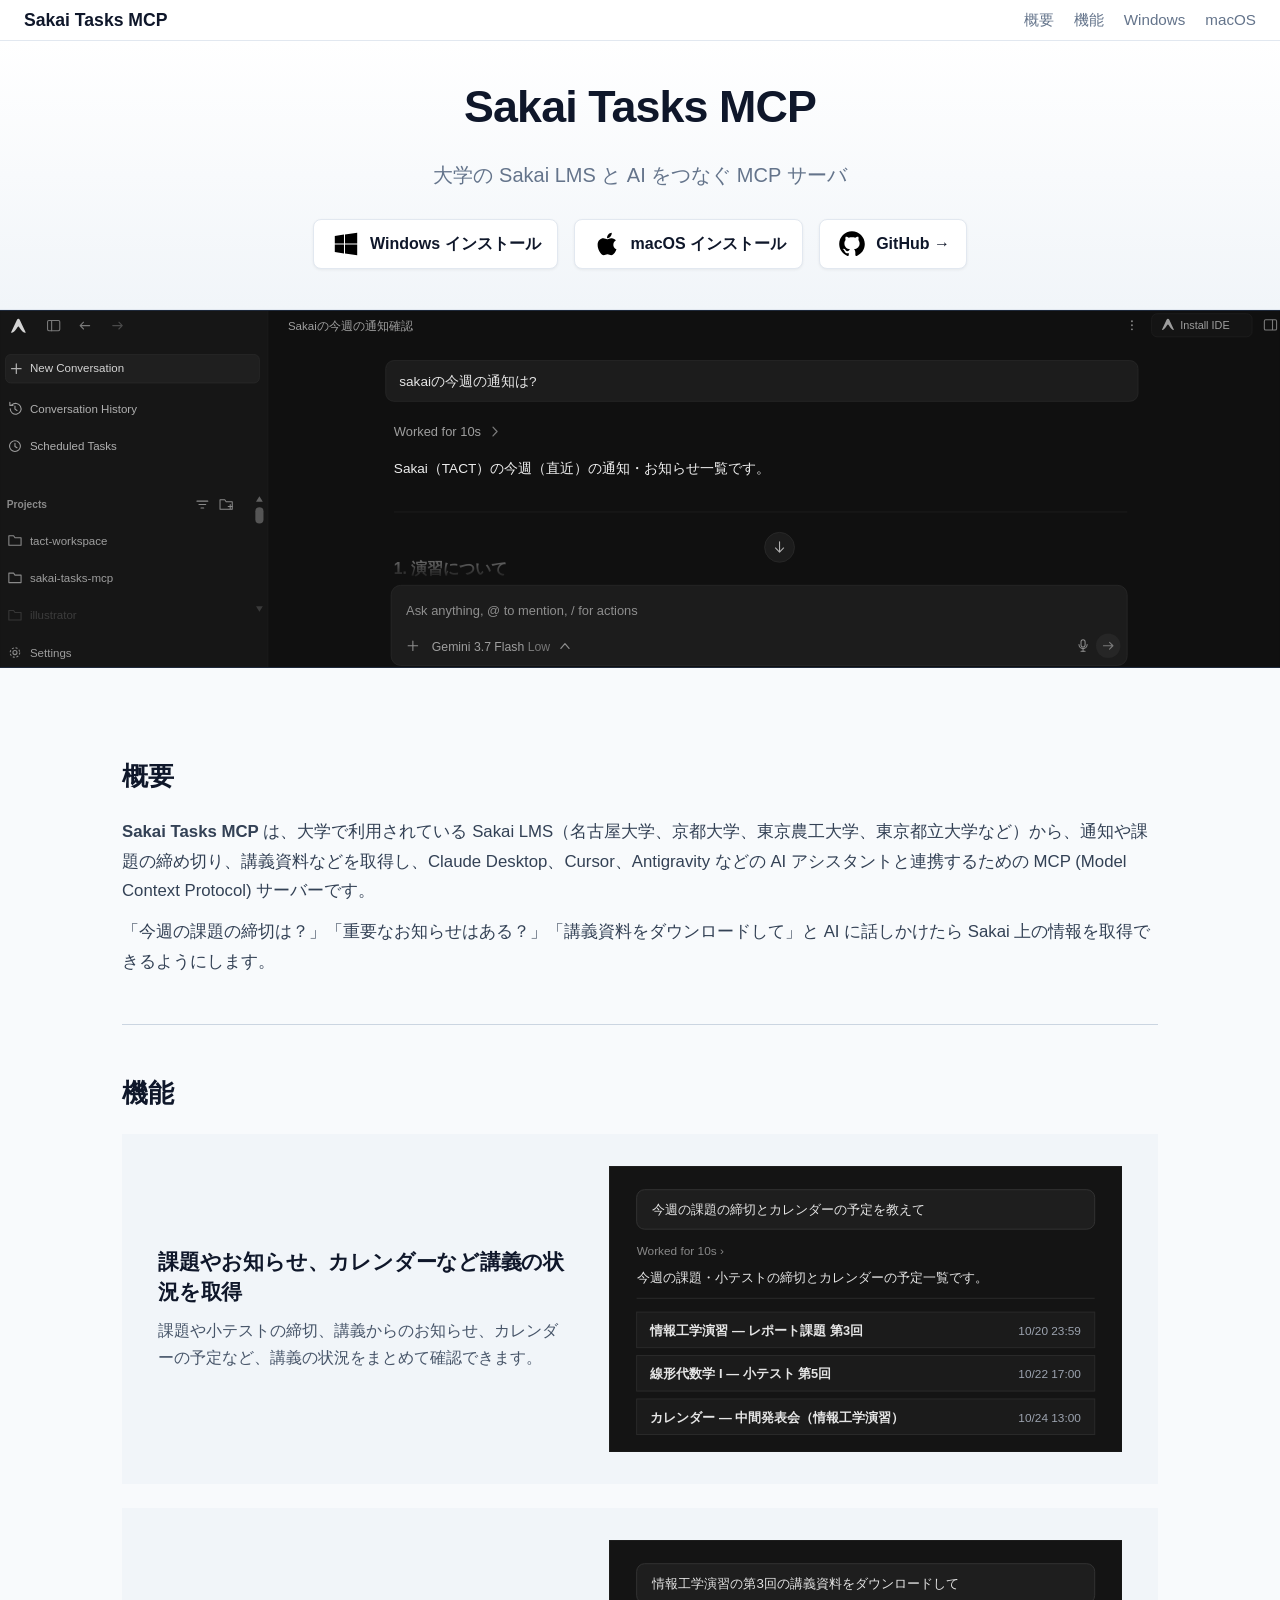
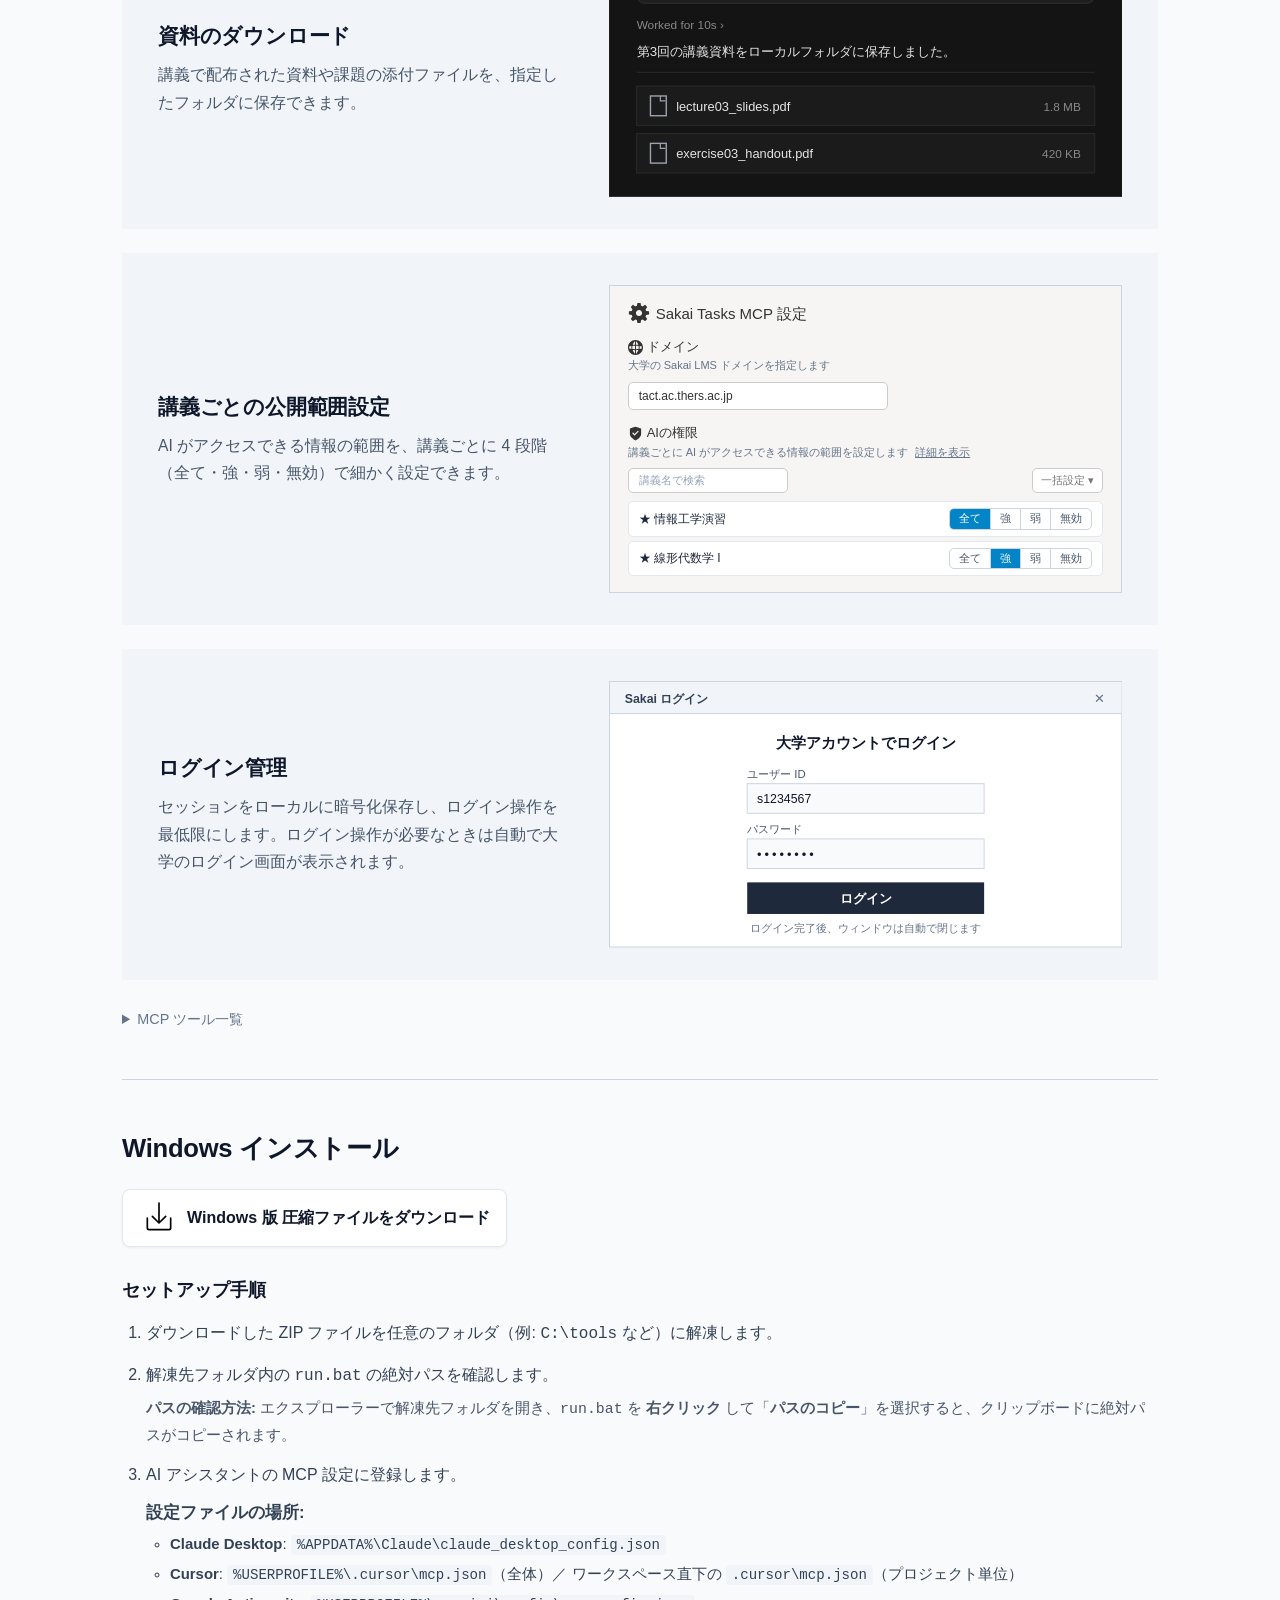
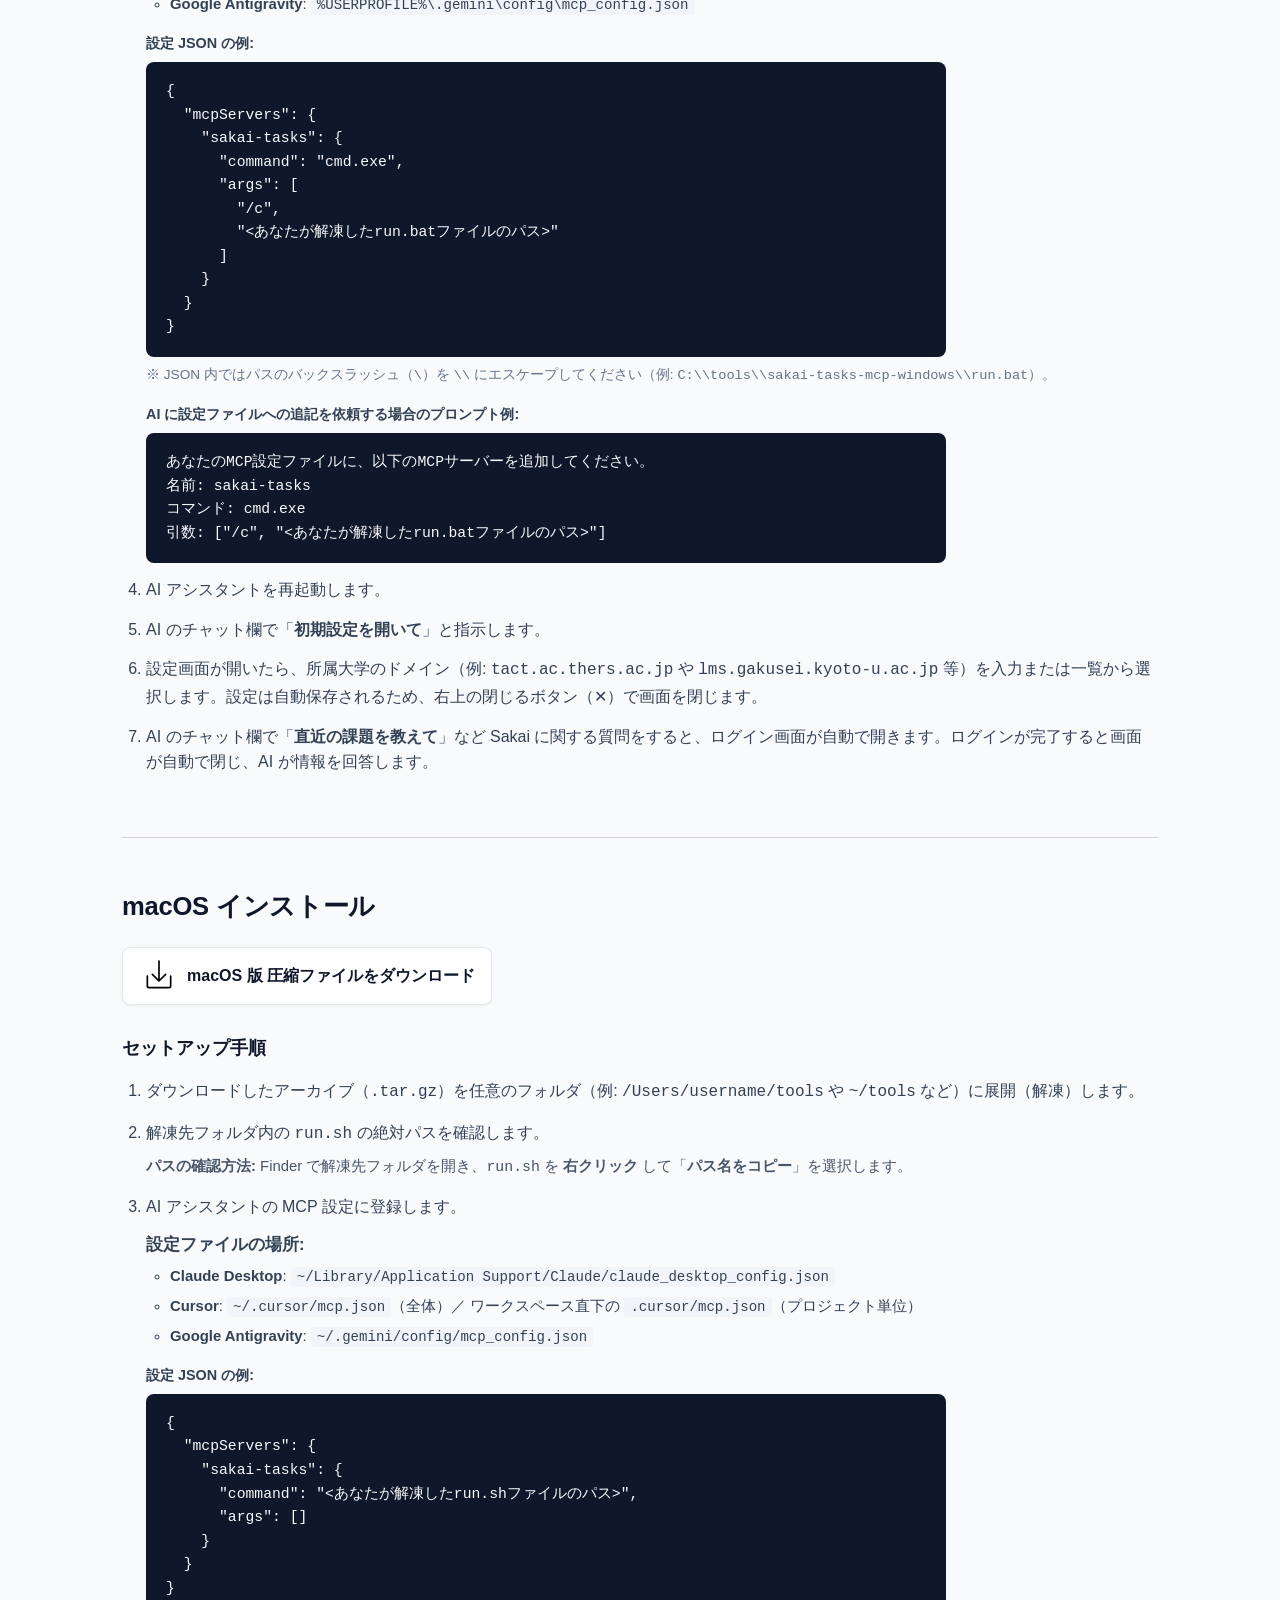
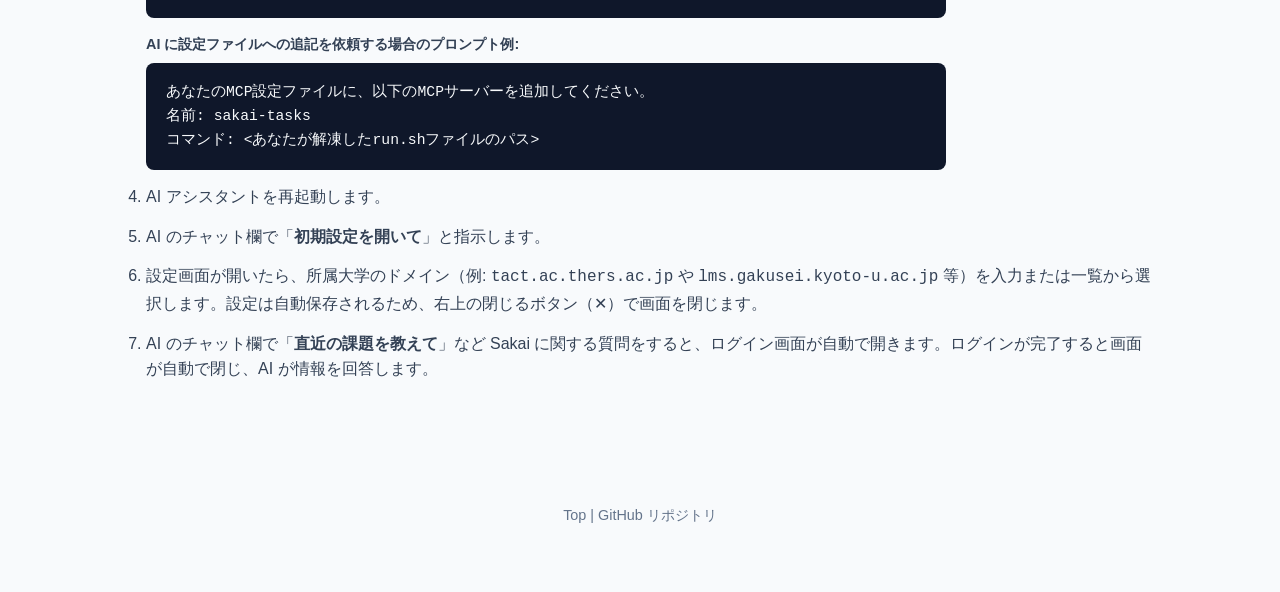
<file: docs/index.html>
<!DOCTYPE html>
<html lang="ja">
<head>
  <meta charset="UTF-8">
  <meta name="viewport" content="width=device-width, initial-scale=1.0">
  <meta name="google-site-verification" content="P8H7LN5UeIwsCdqjV9kGxRyBirCUbFCtPNXTg5bKPg4" />
  <title>Sakai Tasks MCP - ダウンロード & インストールガイド</title>
  <style>
    :root {
      --primary-color: #2563eb;
      --primary-hover: #1d4ed8;
      --bg-color: #f8fafc;
      --card-bg: #ffffff;
      --text-main: #0f172a;
      --text-muted: #64748b;
      --border-color: #e2e8f0;
    }
    * {
      box-sizing: border-box;
      margin: 0;
      padding: 0;
    }
    html {
      scroll-behavior: smooth;
    }
    body {
      font-family: -apple-system, BlinkMacSystemFont, "Segoe UI", Roboto, "Helvetica Neue", Arial, sans-serif;
      background-color: var(--bg-color);
      color: var(--text-main);
      line-height: 1.6;
    }

    /* ナビゲーションバー */
    .navbar {
      background-color: #ffffff;
      border-bottom: 1px solid var(--border-color);
      padding: 6px 24px;
      display: flex;
      justify-content: space-between;
      align-items: center;
      position: sticky;
      top: 0;
      z-index: 100;
    }
    .navbar .logo {
      font-weight: 600;
      font-size: 1.1rem;
      color: var(--text-main);
      text-decoration: none;
      display: flex;
      align-items: center;
      gap: 8px;
    }
    .navbar .nav-links {
      display: flex;
      align-items: center;
      gap: 20px;
      list-style: none;
      margin: 0;
      padding: 0;
    }
    .navbar .nav-links li {
      display: flex;
      align-items: center;
      margin: 0;
    }
    .navbar .nav-links a {
      color: var(--text-muted);
      text-decoration: none;
      font-weight: 500;
      font-size: 0.95rem;
      line-height: 1;
      display: inline-flex;
      align-items: center;
      transition: color 0.15s ease;
    }
    .navbar .nav-links a:hover {
      color: var(--text-main);
    }

    /* ヒーローヘッダー (タイトル・ボタンブロック) */
    .hero {
      background: linear-gradient(180deg, #ffffff 0%, #f1f5f9 100%);
      padding: 30px 20px 40px;
      text-align: center;
      border-bottom: 1px solid var(--border-color);
    }
    .hero-content {
      max-width: 800px;
      margin: 0 auto;
    }
    .hero h1 {
      font-size: 2.8rem;
      font-weight: 800;
      letter-spacing: -0.02em;
      margin-bottom: 16px;
      color: var(--text-main);
    }
    .hero p.tagline {
      font-size: 1.25rem;
      font-weight: 400;
      color: var(--text-muted);
      margin-bottom: 28px;
    }
    .hero-buttons {
      display: flex;
      justify-content: center;
      gap: 16px;
      flex-wrap: wrap;
    }
    .btn {
      display: inline-flex;
      align-items: center;
      gap: 8px;
      padding: 8px 16px;
      font-size: 1rem;
      font-weight: 600;
      color: var(--text-main);
      background-color: #ffffff;
      border: 1px solid var(--border-color);
      border-radius: 8px;
      text-decoration: none;
      box-shadow: 0 1px 3px rgba(0, 0, 0, 0.06);
      transition: background-color 0.15s ease, border-color 0.15s ease, transform 0.15s ease;
      cursor: pointer;
    }
    .btn:hover {
      background-color: #f1f5f9;
      border-color: #cbd5e1;
    }
    .btn svg {
      flex-shrink: 0;
    }

    /* 横いっぱいのチャット画像セクション */
    .hero-image-section {
      width: 100%;
      background-color: #101010;
      border-top: 1px solid #1e293b;
      border-bottom: 1px solid #1e293b;
      overflow: hidden;
      display: flex;
      justify-content: center;
    }
    .hero-image-section img,
    .hero-image-section svg {
      width: 100%;
      max-width: 1440px;
      height: auto;
      display: block;
    }

    /* メインコンテンツエリア (横幅を広げ、オープンなレイアウトに) */
    .container {
      max-width: 1100px;
      margin: 40px auto 80px;
      padding: 0 32px;
    }
    .content-section {
      padding: 48px 0;
      border-bottom: 1.5px solid #cbd5e1; /* 少し濃いめのスレートグレーに調整 */
    }
    .content-section:last-of-type {
      border-bottom: none;
    }
    .content-section h2 {
      font-size: 1.6rem;
      font-weight: 700;
      letter-spacing: -0.01em;
      margin-bottom: 20px;
      color: var(--text-main);
    }
    .content-section p {
      font-size: 1.05rem;
      color: #334155;
      line-height: 1.75;
    }
    ol, ul {
      margin-left: 24px;
      margin-top: 16px;
    }
    li {
      margin-bottom: 14px;
      font-size: 1rem;
      color: #334155;
    }
    pre {
      background-color: #0f172a;
      color: #f8fafc;
      padding: 18px 20px;
      border-radius: 8px;
      overflow-x: auto;
      font-family: ui-monospace, SFMono-Regular, Menlo, Monaco, Consolas, monospace;
      font-size: 0.92rem;
      margin-top: 12px;
      max-width: 800px;
    }
    table.tool-table {
      width: 100%;
      border-collapse: collapse;
      margin-top: 16px;
      font-size: 0.95rem;
    }
    table.tool-table th, table.tool-table td {
      padding: 12px 14px;
      border: 1px solid var(--border-color);
      text-align: left;
    }
    table.tool-table th {
      background-color: #f1f5f9;
      font-weight: 600;
      color: var(--text-main);
    }
    table.tool-table code {
      font-family: ui-monospace, SFMono-Regular, Menlo, Monaco, Consolas, monospace;
      font-size: 0.9rem;
      background-color: #f1f5f9;
      padding: 2px 6px;
      border-radius: 4px;
      color: #0f172a;
    }
    .feature-list {
      margin-top: 20px;
      display: flex;
      flex-direction: column;
      gap: 24px;
    }
    .feature-row {
      display: grid;
      grid-template-columns: 1fr 1.25fr;
      gap: 40px;
      align-items: center;
      padding: 32px 36px;
      background-color: #f1f5f9;
    }
    .feature-text h3 {
      font-size: 1.3rem;
      font-weight: 700;
      letter-spacing: -0.01em;
      margin-bottom: 10px;
      color: var(--text-main);
      line-height: 1.45;
    }
    .feature-text p {
      font-size: 0.98rem;
      line-height: 1.75;
      color: #475569;
    }
    .feature-visual > svg {
      display: block;
      width: 100%;
      height: auto;
    }
    /* 設定画面の実ソース (settings.html / settings.css) 再現モック */
    .settings-mock {
      background-color: rgb(247, 245, 243);
      border: 1px solid #cbd5e1;
      padding: 16px 18px;
      color: #333;
      font-size: 12px;
      line-height: 1.4;
    }
    .settings-mock .sm-title {
      display: flex;
      align-items: center;
      gap: 6px;
      font-size: 15px;
      font-weight: 500;
      margin-bottom: 14px;
    }
    .settings-mock .sm-title svg {
      width: 22px;
      height: 22px;
      flex-shrink: 0;
    }
    .settings-mock .sm-section {
      margin-bottom: 14px;
    }
    .settings-mock .sm-section-title {
      display: flex;
      align-items: center;
      gap: 4px;
      font-size: 13px;
      font-weight: 500;
      margin-bottom: 2px;
    }
    .settings-mock .sm-section-title svg {
      width: 15px;
      height: 15px;
      flex-shrink: 0;
    }
    .settings-mock .sm-desc {
      font-size: 11px;
      color: #64748b;
      margin: 0 0 8px 0;
      line-height: 1.4;
    }
    .settings-mock .sm-link {
      text-decoration: underline;
      margin-left: 4px;
    }
    .settings-mock .sm-input {
      background: #ffffff;
      border: 1px solid #ccc;
      border-radius: 5px;
      padding: 5px 10px;
      font-size: 12px;
      max-width: 260px;
      color: #333;
    }
    .settings-mock .sm-toolbar {
      display: flex;
      justify-content: space-between;
      align-items: center;
      margin-bottom: 8px;
    }
    .settings-mock .sm-search {
      background: #ffffff;
      border: 1px solid #ccc;
      border-radius: 5px;
      padding: 4px 10px;
      font-size: 11px;
      color: #94a3b8;
      width: 160px;
    }
    .settings-mock .sm-batch {
      background: #ffffff;
      border: 1px solid #ccc;
      border-radius: 5px;
      padding: 4px 8px;
      font-size: 11px;
      color: #757575;
    }
    .settings-mock .sm-courses {
      display: flex;
      flex-direction: column;
      gap: 4px;
    }
    .settings-mock .sm-course-row {
      display: flex;
      justify-content: space-between;
      align-items: center;
      padding: 6px 10px;
      background: #ffffff;
      border: 1px solid #e2e8f0;
      border-radius: 5px;
    }
    .settings-mock .sm-course-name {
      font-size: 12px;
      font-weight: 500;
      color: #1e293b;
    }
    .settings-mock .sm-seg {
      display: inline-flex;
      border: 1px solid #cbd5e1;
      border-radius: 5px;
      overflow: hidden;
    }
    .settings-mock .sm-seg span {
      padding: 2px 9px;
      font-size: 11px;
      color: #475569;
      border-right: 1px solid #cbd5e1;
    }
    .settings-mock .sm-seg span:last-child {
      border-right: none;
    }
    .settings-mock .sm-seg span.active {
      background-color: #0284c7;
      color: #ffffff;
      font-weight: 500;
    }
    @media (max-width: 800px) {
      .feature-row {
        grid-template-columns: 1fr;
        gap: 20px;
      }
    }
    details.tool-details {
      margin-top: 28px;
    }
    details.tool-details summary {
      cursor: pointer;
      font-size: 0.9rem;
      color: var(--text-muted);
    }
    details.tool-details summary:hover {
      color: var(--text-main);
    }
    .config-paths {
      margin-top: 10px;
      font-size: 0.93rem;
    }
    .config-paths ul {
      margin-top: 6px;
    }
    .config-paths li {
      margin-bottom: 6px;
      font-size: 0.93rem;
    }
    .config-paths code {
      font-family: ui-monospace, SFMono-Regular, Menlo, Monaco, Consolas, monospace;
      font-size: 0.88rem;
      background-color: #f1f5f9;
      padding: 2px 6px;
      border-radius: 4px;
      word-break: break-all;
    }
    footer {
      text-align: center;
      margin: 60px 0 40px;
      color: var(--text-muted);
      font-size: 0.9rem;
    }
    footer a {
      color: var(--text-muted);
      text-decoration: none;
    }
    footer a:hover {
      color: var(--text-main);
    }
  </style>
</head>
<body>

  <!-- ナビゲーションバー -->
  <nav class="navbar">
    <a href="#" class="logo">Sakai Tasks MCP</a>
    <ul class="nav-links">
      <li><a href="#about">概要</a></li>
      <li><a href="#features">機能</a></li>
      <li><a href="#download-windows">Windows</a></li>
      <li><a href="#download-mac">macOS</a></li>
    </ul>
  </nav>

  <!-- ヒーローセクション (タイトル + ボタン) -->
  <header class="hero">
    <div class="hero-content">
      <h1>Sakai Tasks MCP</h1>
      <p class="tagline">大学の Sakai LMS と AI をつなぐ MCP サーバ</p>
      <div class="hero-buttons">
        <a href="#download-windows" class="btn btn-primary">
          <svg width='32' height='32' xmlns="http://www.w3.org/2000/svg" viewBox="0 0 640 640"><!--!Font Awesome Free 7.3.1 by @fontawesome - https://fontawesome.com License - https://fontawesome.com/license/free Copyright 2026 Fonticons, Inc.--><path d="M96 157.7L279.6 132.4L279.6 309.8L96 309.8L96 157.7zM96 482.3L279.6 507.6L279.6 332.4L96 332.4L96 482.3zM299.8 510.3L544 544L544 332.4L299.8 332.4L299.8 510.3zM299.8 129.7L299.8 309.8L544 309.8L544 96L299.8 129.7z"/></svg>
          Windows インストール
        </a>
        <a href="#download-mac" class="btn btn-primary">
          <svg width='32' height='32' xmlns="http://www.w3.org/2000/svg" viewBox="0 0 640 640"><!--!Font Awesome Free 7.3.1 by @fontawesome - https://fontawesome.com License - https://fontawesome.com/license/free Copyright 2026 Fonticons, Inc.--><path d="M447.1 332.7C446.9 296 463.5 268.3 497.1 247.9C478.3 221 449.9 206.2 412.4 203.3C376.9 200.5 338.1 224 323.9 224C308.9 224 274.5 204.3 247.5 204.3C191.7 205.2 132.4 248.8 132.4 337.5C132.4 363.7 137.2 390.8 146.8 418.7C159.6 455.4 205.8 545.4 254 543.9C279.2 543.3 297 526 329.8 526C361.6 526 378.1 543.9 406.2 543.9C454.8 543.2 496.6 461.4 508.8 424.6C443.6 393.9 447.1 334.6 447.1 332.7zM390.5 168.5C417.8 136.1 415.3 106.6 414.5 96C390.4 97.4 362.5 112.4 346.6 130.9C329.1 150.7 318.8 175.2 321 202.8C347.1 204.8 370.9 191.4 390.5 168.5z"/></svg>
          macOS インストール
        </a>
        <a href="https://github.com/project-sakai-mcp/sakai-tasks-mcp" target="_blank" class="btn btn-secondary">
          <svg width='32' height='32' xmlns="http://www.w3.org/2000/svg" viewBox="0 0 640 640"><!--!Font Awesome Free 7.3.1 by @fontawesome - https://fontawesome.com License - https://fontawesome.com/license/free Copyright 2026 Fonticons, Inc.--><path d="M280.5 426.5C214.5 418.5 168 371 168 309.5C168 284.5 177 257.5 192 239.5C185.5 223 186.5 188 194 173.5C214 171 241 181.5 257 196C276 190 296 187 320.5 187C345 187 365 190 383 195.5C398.5 181.5 426 171 446 173.5C453 187 454 222 447.5 239C463.5 258 472 283.5 472 309.5C472 371 425.5 417.5 358.5 426C375.5 437 387 461 387 488.5L387 540.5C387 555.5 399.5 564 414.5 558C505 523.5 576 433 576 321C576 179.5 461 64 319.5 64C178 64 64 179.5 64 321C64 432 134.5 524 229.5 558.5C243 563.5 256 554.5 256 541L256 501C249 504 240 506 232 506C199 506 179.5 488 165.5 454.5C160 441 154 433 142.5 431.5C136.5 431 134.5 428.5 134.5 425.5C134.5 419.5 144.5 415 154.5 415C169 415 181.5 424 194.5 442.5C204.5 457 215 463.5 227.5 463.5C240 463.5 248 459 259.5 447.5C268 439 274.5 431.5 280.5 426.5z"/></svg>
          GitHub →
        </a>
      </div>
    </div>
  </header>

  <div class="hero-image-section">
    <!-- 元画像に戻す場合は下のコメントを外し、<svg>...</svg> を削除してください -->
    <!-- <img src="chat_full.png" alt="Sakai Tasks MCP の AI チャット連携の様子"> -->
    <svg viewBox="0 0 1885 525" role="img" aria-label="Sakai Tasks MCP の AI チャット連携の様子" font-family="-apple-system, BlinkMacSystemFont, 'Segoe UI', Roboto, 'Hiragino Sans', 'Yu Gothic', sans-serif">
      <!-- 背景 (メイン + 左サイドバー) -->
      <rect width="1885" height="525" fill="#101010"/>
      <rect width="394" height="525" fill="#161616"/>
      <line x1="394.5" y1="0" x2="394.5" y2="525" stroke="#222222" stroke-width="1"/>

      <!-- ===== 左サイドバー ===== -->
      <!-- トップバーアイコン: ロゴ / サイドバー切替 / 戻る / 進む -->
      <path d="M16 32 L25 13 C26 11 28 11 29 13 L38 32 C34 32 32 29 29 25 C27 22 27 22 25 25 C22 29 20 32 16 32 Z" fill="#d4d4d4"/>
      <g fill="none" stroke="#7a7a7a" stroke-width="1.6" stroke-linecap="round" stroke-linejoin="round">
        <rect x="70" y="14" width="18" height="15" rx="2"/>
        <line x1="76" y1="14" x2="76" y2="29"/>
        <path d="M132 21.5 H118 M123 16.5 L118 21.5 L123 26.5"/>
        <path d="M166 21.5 H180 M175 16.5 L180 21.5 L175 26.5" stroke="#4a4a4a"/>
      </g>

      <!-- + New Conversation ボタン -->
      <rect x="8" y="64" width="374" height="42" rx="8" fill="#1f1f1f" stroke="#2c2c2c" stroke-width="1"/>
      <path d="M24 78 V92 M17 85 H31" stroke="#b0b0b0" stroke-width="1.8" stroke-linecap="round"/>
      <text x="44" y="90" fill="#d4d4d4" font-size="17" font-weight="500">New Conversation</text>

      <!-- Conversation History -->
      <g fill="none" stroke="#9e9e9e" stroke-width="1.6" stroke-linecap="round" stroke-linejoin="round">
        <path d="M15 144 A8 8 0 1 0 17.5 138.2"/>
        <polyline points="14.5 134.5 14.5 139 19 139"/>
        <polyline points="22 140 22 144.5 25 146.5"/>
      </g>
      <text x="44" y="150" fill="#b0b0b0" font-size="17">Conversation History</text>

      <!-- Scheduled Tasks -->
      <g fill="none" stroke="#9e9e9e" stroke-width="1.6" stroke-linecap="round" stroke-linejoin="round">
        <circle cx="22" cy="199" r="8"/>
        <polyline points="22 195 22 199.5 25 201.5"/>
      </g>
      <text x="44" y="205" fill="#b0b0b0" font-size="17">Scheduled Tasks</text>

      <!-- Projects ヘッダー & アイコン -->
      <text x="10" y="290" fill="#8a8a8a" font-size="15" font-weight="600">Projects</text>
      <g fill="none" stroke="#8a8a8a" stroke-width="1.5" stroke-linecap="round" stroke-linejoin="round">
        <!-- フィルタアイコン -->
        <line x1="290" y1="280" x2="306" y2="280"/>
        <line x1="293" y1="285" x2="303" y2="285"/>
        <line x1="296" y1="290" x2="300" y2="290"/>
        <!-- 新規フォルダアイコン -->
        <path d="M324 278 H331 L333 281 H342 V292 H324 Z"/>
        <path d="M339 285 V291 M336 288 H342"/>
      </g>
      <!-- スクロールバーつまみ -->
      <path d="M382 273 L387 281 H377 Z" fill="#606060"/>
      <rect x="376" y="289" width="12" height="24" rx="6" fill="#555555"/>

      <!-- フォルダ一覧 -->
      <g fill="none" stroke="#8a8a8a" stroke-width="1.6" stroke-linejoin="round">
        <path d="M13 331 H20 L22 334 H31 V345 H13 Z"/>
      </g>
      <text x="44" y="344" fill="#9e9e9e" font-size="17">tact-workspace</text>

      <g fill="none" stroke="#8a8a8a" stroke-width="1.6" stroke-linejoin="round">
        <path d="M13 386 H20 L22 389 H31 V400 H13 Z"/>
      </g>
      <text x="44" y="399" fill="#9e9e9e" font-size="17">sakai-tasks-mcp</text>

      <!-- 下部フェードアウト項目 (illustrator) -->
      <g opacity="0.28">
        <path d="M13 441 H20 L22 444 H31 V455 H13 Z" fill="none" stroke="#8a8a8a" stroke-width="1.6" stroke-linejoin="round"/>
        <text x="44" y="454" fill="#9e9e9e" font-size="17">illustrator</text>
      </g>
      <path d="M382 443 L387 435 H377 Z" fill="#3a3a3a"/>

      <!-- Settings -->
      <g fill="none" stroke="#8a8a8a" stroke-width="1.6">
        <circle cx="22" cy="503" r="3"/>
        <circle cx="22" cy="503" r="7" stroke-dasharray="3 2.5"/>
      </g>
      <text x="44" y="509" fill="#9e9e9e" font-size="17">Settings</text>

      <!-- ===== メインエリア 上部ヘッダー ===== -->
      <text x="424" y="28" fill="#9e9e9e" font-size="17">Sakaiの今週の通知確認</text>

      <!-- 右上: メニュー(⋮) / Install IDE / 右ペイン切替 -->
      <g fill="#8a8a8a">
        <circle cx="1667" cy="15" r="1.4"/>
        <circle cx="1667" cy="21" r="1.4"/>
        <circle cx="1667" cy="27" r="1.4"/>
      </g>
      <rect x="1696" y="4" width="148" height="34" rx="8" fill="#141414" stroke="#222222" stroke-width="1"/>
      <!-- A ロゴ (シルエット) -->
      <path d="M1711 28 L1718 13 C1719 11 1721 11 1722 13 L1729 28 C1726 28 1724 25 1722 22 C1720 19 1720 19 1718 22 C1716 25 1714 28 1711 28 Z" fill="#9e9e9e"/>
      <text x="1738" y="27" fill="#9e9e9e" font-size="16" font-weight="500">Install IDE</text>
      <g fill="none" stroke="#7a7a7a" stroke-width="1.6">
        <rect x="1862" y="13" width="18" height="15" rx="2"/>
        <line x1="1874" y1="13" x2="1874" y2="28"/>
      </g>

      <!-- ===== チャット本文エリア ===== -->
      <!-- ユーザープロンプト枠 -->
      <rect x="568" y="73" width="1108" height="60" rx="12" fill="#1c1c1c" stroke="#2b2b2b" stroke-width="1"/>
      <text x="588" y="111" fill="#e5e5e5" font-size="20">sakaiの今週の通知は?</text>

      <!-- Worked for 10s > -->
      <text x="580" y="184" fill="#9e9e9e" font-size="19">Worked for 10s</text>
      <path d="M726 171 L732 177.5 L726 184" fill="none" stroke="#7a7a7a" stroke-width="1.8" stroke-linecap="round" stroke-linejoin="round"/>

      <!-- AI 応答テキスト -->
      <text x="580" y="238" fill="#eeeeee" font-size="20">Sakai（TACT）の今週（直近）の通知・お知らせ一覧です。</text>

      <!-- 区切り線 -->
      <line x1="580" y1="296" x2="1660" y2="296" stroke="#222222" stroke-width="1"/>

      <!-- フェードする次見出し (1. 演習について) -->
      <defs>
        <linearGradient id="fadeText" x1="0" y1="0" x2="0" y2="1">
          <stop offset="0%" stop-color="#8a8a8a" stop-opacity="0.75"/>
          <stop offset="100%" stop-color="#8a8a8a" stop-opacity="0.1"/>
        </linearGradient>
      </defs>
      <text x="580" y="388" fill="url(#fadeText)" font-size="23" font-weight="700">1. 演習について</text>

      <!-- スクロールダウン丸ボタン (↓) -->
      <circle cx="1148" cy="348" r="22" fill="#1c1c1c" stroke="#2e2e2e" stroke-width="1"/>
      <path d="M1148 340 V355 M1142 349 L1148 355 L1154 349" fill="none" stroke="#b0b0b0" stroke-width="1.6" stroke-linecap="round" stroke-linejoin="round"/>

      <!-- ===== 下部チャット入力ボックス ===== -->
      <rect x="576" y="404" width="1084" height="118" rx="14" fill="#1c1c1c" stroke="#2b2b2b" stroke-width="1"/>
      <text x="598" y="447" fill="#8e8e8e" font-size="19">Ask anything, @ to mention, / for actions</text>

      <!-- + アイコン / モデル選択 / マイク / 送信ボタン -->
      <path d="M608 486 V500 M601 493 H615" stroke="#8e8e8e" stroke-width="1.6" stroke-linecap="round"/>
      <text x="636" y="500" fill="#9e9e9e" font-size="18" font-weight="500">Gemini 3.7 Flash <tspan fill="#777777" font-weight="400">Low</tspan></text>
      <path d="M826 497 L832 490 L838 497" fill="none" stroke="#8e8e8e" stroke-width="1.8" stroke-linecap="round" stroke-linejoin="round"/>

      <!-- マイクアイコン -->
      <g fill="none" stroke="#8e8e8e" stroke-width="1.5" stroke-linecap="round" stroke-linejoin="round">
        <rect x="1592" y="484" width="6" height="11" rx="3"/>
        <path d="M1589 491 A6 6 0 0 0 1601 491"/>
        <line x1="1595" y1="497" x2="1595" y2="501"/>
        <line x1="1592" y1="501" x2="1598" y2="501"/>
      </g>

      <!-- 送信丸ボタン (→) -->
      <circle cx="1632" cy="493" r="18" fill="#262626"/>
      <path d="M1625 493 H1639 M1634 488 L1639 493 L1634 498" fill="none" stroke="#7a7a7a" stroke-width="1.6" stroke-linecap="round" stroke-linejoin="round"/>
    </svg>
  </div>

  <div class="container">
    <section class="content-section" id="about">
      <h2>概要</h2>
      <p>
        <strong>Sakai Tasks MCP</strong> は、大学で利用されている Sakai LMS（名古屋大学、京都大学、東京農工大学、東京都立大学など）から、通知や課題の締め切り、講義資料などを取得し、Claude Desktop、Cursor、Antigravity などの AI アシスタントと連携するための MCP (Model Context Protocol) サーバーです。
      </p>
      <p style="margin-top: 12px;">
        「今週の課題の締切は？」「重要なお知らせはある？」「講義資料をダウンロードして」と AI に話しかけたら Sakai 上の情報を取得できるようにします。
      </p>
    </section>

    <!-- 2. 機能 (Features) -->
    <section class="content-section" id="features">
      <h2>機能</h2>
      <div class="feature-list">

        <!-- 1. 講義の状況を取得 -->
        <div class="feature-row">
          <div class="feature-text">
            <h3>課題やお知らせ、カレンダーなど講義の状況を取得</h3>
            <p>課題や小テストの締切、講義からのお知らせ、カレンダーの予定など、講義の状況をまとめて確認できます。</p>
          </div>
          <div class="feature-visual">
            <svg viewBox="0 0 520 290" role="img" aria-label="AI チャットで講義の状況を確認する画面のイメージ" font-family="-apple-system, BlinkMacSystemFont, 'Segoe UI', 'Hiragino Sans', 'Yu Gothic', sans-serif">
              <rect width="520" height="290" fill="#141414" stroke="#2a2a2a" stroke-width="1"/>
              <!-- User Prompt (same dark tone as AI, rounded input box like chat_full.png) -->
              <rect x="28" y="24" width="464" height="40" rx="8" fill="#1e1e1e" stroke="#333333" stroke-width="1"/>
              <text x="44" y="49" fill="#e5e5e5" font-size="13.5">今週の課題の締切とカレンダーの予定を教えて</text>
              <!-- Worked indicator -->
              <text x="28" y="90" fill="#888888" font-size="12">Worked for 10s  ›</text>
              <!-- AI Response -->
              <text x="28" y="118" fill="#e5e5e5" font-size="13.5">今週の課題・小テストの締切とカレンダーの予定一覧です。</text>
              <line x1="28" y1="134" x2="492" y2="134" stroke="#2a2a2a" stroke-width="1"/>
              <!-- Item 1 -->
              <rect x="28" y="148" width="464" height="36" fill="#1b1b1b" stroke="#2a2a2a" stroke-width="1"/>
              <text x="42" y="171" fill="#e5e5e5" font-size="13" font-weight="600">情報工学演習 — レポート課題 第3回</text>
              <text x="478" y="171" fill="#9ca3af" font-size="12" text-anchor="end">10/20 23:59</text>
              <!-- Item 2 -->
              <rect x="28" y="192" width="464" height="36" fill="#1b1b1b" stroke="#2a2a2a" stroke-width="1"/>
              <text x="42" y="215" fill="#e5e5e5" font-size="13" font-weight="600">線形代数学 I — 小テスト 第5回</text>
              <text x="478" y="215" fill="#9ca3af" font-size="12" text-anchor="end">10/22 17:00</text>
              <!-- Item 3 -->
              <rect x="28" y="236" width="464" height="36" fill="#1b1b1b" stroke="#2a2a2a" stroke-width="1"/>
              <text x="42" y="259" fill="#e5e5e5" font-size="13" font-weight="600">カレンダー — 中間発表会（情報工学演習）</text>
              <text x="478" y="259" fill="#9ca3af" font-size="12" text-anchor="end">10/24 13:00</text>
            </svg>
          </div>
        </div>

        <!-- 2. 資料のダウンロード -->
        <div class="feature-row">
          <div class="feature-text">
            <h3>資料のダウンロード</h3>
            <p>講義で配布された資料や課題の添付ファイルを、指定したフォルダに保存できます。</p>
          </div>
          <div class="feature-visual">
            <svg viewBox="0 0 520 260" role="img" aria-label="AI チャットで講義資料をダウンロードする画面のイメージ" font-family="-apple-system, BlinkMacSystemFont, 'Segoe UI', 'Hiragino Sans', 'Yu Gothic', sans-serif">
              <rect width="520" height="260" fill="#141414" stroke="#2a2a2a" stroke-width="1"/>
              <!-- User Prompt -->
              <rect x="28" y="24" width="464" height="40" rx="8" fill="#1e1e1e" stroke="#333333" stroke-width="1"/>
              <text x="44" y="49" fill="#e5e5e5" font-size="13.5">情報工学演習の第3回の講義資料をダウンロードして</text>
              <!-- Worked indicator -->
              <text x="28" y="90" fill="#888888" font-size="12">Worked for 10s  ›</text>
              <!-- AI Response -->
              <text x="28" y="118" fill="#e5e5e5" font-size="13.5">第3回の講義資料をローカルフォルダに保存しました。</text>
              <line x1="28" y1="134" x2="492" y2="134" stroke="#2a2a2a" stroke-width="1"/>
              <!-- File 1 -->
              <rect x="28" y="148" width="464" height="40" fill="#1b1b1b" stroke="#2a2a2a" stroke-width="1"/>
              <rect x="42" y="158" width="16" height="20" fill="none" stroke="#9ca3af" stroke-width="1.4"/>
              <path d="M52 158v5h5" fill="none" stroke="#9ca3af" stroke-width="1.2"/>
              <text x="68" y="173" fill="#e5e5e5" font-size="13">lecture03_slides.pdf</text>
              <text x="478" y="173" fill="#888888" font-size="12" text-anchor="end">1.8 MB</text>
              <!-- File 2 -->
              <rect x="28" y="196" width="464" height="40" fill="#1b1b1b" stroke="#2a2a2a" stroke-width="1"/>
              <rect x="42" y="206" width="16" height="20" fill="none" stroke="#9ca3af" stroke-width="1.4"/>
              <path d="M52 206v5h5" fill="none" stroke="#9ca3af" stroke-width="1.2"/>
              <text x="68" y="221" fill="#e5e5e5" font-size="13">exercise03_handout.pdf</text>
              <text x="478" y="221" fill="#888888" font-size="12" text-anchor="end">420 KB</text>
            </svg>
          </div>
        </div>

        <!-- 3. 講義ごとの公開範囲設定 (実際の settings.html / settings.css の構造・スタイルを再現) -->
        <div class="feature-row">
          <div class="feature-text">
            <h3>講義ごとの公開範囲設定</h3>
            <p>AI がアクセスできる情報の範囲を、講義ごとに 4 段階（全て・強・弱・無効）で細かく設定できます。</p>
          </div>
          <div class="feature-visual">
            <div class="settings-mock" aria-label="Sakai Tasks MCP 設定画面のプレビュー">
              <div class="sm-title">
                <svg width="22" height="22" viewBox="0 0 50 50" aria-hidden="true">
                  <path fill="#333" d="M47.16,21.221l-5.91-0.966c-0.346-1.186-0.819-2.326-1.411-3.405l3.45-4.917c0.279-0.397,0.231-0.938-0.112-1.282 l-3.889-3.887c-0.347-0.346-0.893-0.391-1.291-0.104l-4.843,3.481c-1.089-0.602-2.239-1.08-3.432-1.427l-1.031-5.886 C28.607,2.35,28.192,2,27.706,2h-5.5c-0.49,0-0.908,0.355-0.987,0.839l-0.956,5.854c-1.2,0.345-2.352,0.818-3.437,1.412l-4.83-3.45 c-0.399-0.285-0.942-0.239-1.289,0.106L6.82,10.648c-0.343,0.343-0.391,0.883-0.112,1.28l3.399,4.863 c-0.605,1.095-1.087,2.254-1.438,3.46l-5.831,0.971c-0.482,0.08-0.836,0.498-0.836,0.986v5.5c0,0.485,0.348,0.9,0.825,0.985 l5.831,1.034c0.349,1.203,0.831,2.362,1.438,3.46l-3.441,4.813c-0.284,0.397-0.239,0.942,0.106,1.289l3.888,3.891 c0.343,0.343,0.884,0.391,1.281,0.112l4.87-3.411c1.093,0.601,2.248,1.078,3.445,1.424l0.976,5.861C21.3,47.647,21.717,48,22.206,48 h5.5c0.485,0,0.9-0.348,0.984-0.825l1.045-5.89c1.199-0.353,2.348-0.833,3.43-1.435l4.905,3.441 c0.398,0.281,0.938,0.232,1.282-0.111l3.888-3.891c0.346-0.347,0.391-0.894,0.104-1.292l-3.498-4.857 c0.593-1.08,1.064-2.222,1.407-3.408l5.918-1.039c0.479-0.084,0.827-0.5,0.827-0.985v-5.5C47.999,21.718,47.644,21.3,47.16,21.221z M25,32c-3.866,0-7-3.134-7-7c0-3.866,3.134-7,7-7s7,3.134,7,7C32,28.866,28.866,32,25,32z"/>
                </svg>
                <span>Sakai Tasks MCP 設定</span>
              </div>

              <div class="sm-section">
                <div class="sm-section-title">
                  <svg width="15" height="15" viewBox="0 0 92 92" aria-hidden="true">
                    <path fill="#333" d="M46,0C20.6,0,0,20.6,0,46s20.6,46,46,46s46-20.6,46-46S71.4,0,46,0z M49.7,83.8c-0.2,0-0.4,0-0.7,0.1V62.2 c5.2-0.1,9.9-0.2,14.2-0.5C59.4,73.4,52.3,81.2,49.7,83.8z M42.3,83.8c-2.7-2.7-9.7-10.5-13.5-22.1c4.2,0.3,9,0.5,14.2,0.5v21.7 C42.8,83.9,42.6,83.8,42.3,83.8z M8,46c0-2.5,0.3-5,0.7-7.4c2.2-0.4,6.4-1,12.3-1.6c-0.5,2.9-0.8,5.9-0.8,9.1c0,3.2,0.3,6.2,0.7,9 c-5.8-0.6-10.1-1.2-12.3-1.6C8.3,51,8,48.5,8,46z M26.3,46c0-3.4,0.4-6.6,1-9.6c4.6-0.3,9.8-0.6,15.7-0.6v20.4 c-5.8-0.1-11.1-0.3-15.8-0.7C26.7,52.6,26.3,49.4,26.3,46z M49.6,8.2c2.7,2.7,9.6,10.7,13.5,22.1c-4.2-0.3-8.9-0.5-14.1-0.5V8.1 C49.2,8.1,49.4,8.2,49.6,8.2z M43,8.1v21.7c-5.2,0.1-9.9,0.2-14.1,0.5c3.8-11.4,10.8-19.4,13.4-22.1C42.6,8.2,42.8,8.1,43,8.1z M49,56.2V35.8c5.8,0.1,11.1,0.3,15.7,0.6c0.6,3,1,6.2,1,9.6c0,3.4-0.3,6.6-0.9,9.6C60.2,55.9,54.9,56.1,49,56.2z M70.9,37 c5.9,0.6,10.1,1.2,12.3,1.6C83.7,41,84,43.5,84,46c0,2.5-0.3,5-0.7,7.4c-2.2,0.4-6.4,1-12.3,1.6c0.5-2.9,0.7-5.9,0.7-9.1 C71.7,42.9,71.4,39.8,70.9,37z"/>
                  </svg>
                  <span>ドメイン</span>
                </div>
                <p class="sm-desc">大学の Sakai LMS ドメインを指定します</p>
                <div class="sm-input">tact.ac.thers.ac.jp</div>
              </div>

              <div class="sm-section" style="margin-bottom: 0;">
                <div class="sm-section-title">
                  <svg width="15" height="15" viewBox="0 0 48 48" aria-hidden="true">
                    <path fill="#333" d="M24,2S6,7.1,6,8V26.2c0,9.2,13.3,17.3,17,19.5a1.8,1.8,0,0,0,2,0c3.8-2.1,17-10.3,17-19.5V8C42,7.1,24,2,24,2Zm9.4,16.4-11,11a1.9,1.9,0,0,1-2.8,0l-4.9-4.9a2.2,2.2,0,0,1-.4-2.7,2,2,0,0,1,3.1-.2L21,25.2l9.6-9.6a2,2,0,0,1,2.8,2.8Z"/>
                  </svg>
                  <span>AIの権限</span>
                </div>
                <p class="sm-desc">講義ごとに AI がアクセスできる情報の範囲を設定します <span class="sm-link">詳細を表示</span></p>
                <div class="sm-toolbar">
                  <div class="sm-search">講義名で検索</div>
                  <div class="sm-batch">一括設定 ▾</div>
                </div>
                <div class="sm-courses">
                  <div class="sm-course-row">
                    <span class="sm-course-name">★ 情報工学演習</span>
                    <div class="sm-seg">
                      <span class="active">全て</span><span>強</span><span>弱</span><span>無効</span>
                    </div>
                  </div>
                  <div class="sm-course-row">
                    <span class="sm-course-name">★ 線形代数学 I</span>
                    <div class="sm-seg">
                      <span>全て</span><span class="active">強</span><span>弱</span><span>無効</span>
                    </div>
                  </div>
                </div>
              </div>
            </div>
          </div>
        </div>

        <!-- 4. ログイン管理 -->
        <div class="feature-row">
          <div class="feature-text">
            <h3>ログイン管理</h3>
            <p>セッションをローカルに暗号化保存し、ログイン操作を最低限にします。ログイン操作が必要なときは自動で大学のログイン画面が表示されます。</p>
          </div>
          <div class="feature-visual">
            <svg viewBox="0 0 520 270" role="img" aria-label="Sakai ログインウィンドウのイメージ" font-family="-apple-system, BlinkMacSystemFont, 'Segoe UI', 'Hiragino Sans', 'Yu Gothic', sans-serif">
              <rect x="0.5" y="0.5" width="519" height="269" fill="#ffffff" stroke="#cbd5e1" stroke-width="1"/>
              <!-- Title bar (sharp corners, monochrome) -->
              <rect x="1" y="1" width="518" height="32" fill="#f1f5f9"/>
              <line x1="1" y1="33" x2="519" y2="33" stroke="#cbd5e1" stroke-width="1"/>
              <text x="16" y="22" fill="#334155" font-size="12.5" font-weight="600">Sakai ログイン</text>
              <text x="502" y="22" fill="#64748b" font-size="13" text-anchor="end">✕</text>
              <!-- Form -->
              <text x="260" y="68" fill="#0f172a" font-size="15" font-weight="700" text-anchor="middle">大学アカウントでログイン</text>
              <text x="140" y="98" fill="#475569" font-size="11.5">ユーザー ID</text>
              <rect x="140" y="104" width="240" height="30" fill="#f8fafc" stroke="#cbd5e1" stroke-width="1"/>
              <text x="150" y="124" fill="#0f172a" font-size="12.5">s1234567</text>
              <text x="140" y="154" fill="#475569" font-size="11.5">パスワード</text>
              <rect x="140" y="160" width="240" height="30" fill="#f8fafc" stroke="#cbd5e1" stroke-width="1"/>
              <text x="150" y="180" fill="#0f172a" font-size="13" letter-spacing="3">••••••••</text>
              <rect x="140" y="204" width="240" height="32" fill="#1e293b"/>
              <text x="260" y="225" fill="#ffffff" font-size="13" font-weight="600" text-anchor="middle">ログイン</text>
              <text x="260" y="254" fill="#64748b" font-size="11" text-anchor="middle">ログイン完了後、ウィンドウは自動で閉じます</text>
            </svg>
          </div>
        </div>

      </div>
      <details class="tool-details">
        <summary>MCP ツール一覧</summary>
      <table class="tool-table">
        <thead>
          <tr>
            <th style="width: 28%;">ツール名</th>
            <th>説明</th>
          </tr>
        </thead>
        <tbody>
          <tr>
            <td><code>get_upcoming_deadlines</code></td>
            <td>締切がある課題・小テストを取得し、期限順に整理して返します。</td>
          </tr>
          <tr>
            <td><code>get_course_dashboard</code></td>
            <td>指定した講義の状況（課題、小テスト、直近のお知らせ、授業資料）を取得します。</td>
          </tr>
          <tr>
            <td><code>get_announcements</code></td>
            <td>通知を取得します。</td>
          </tr>
          <tr>
            <td><code>get_assignments</code></td>
            <td>課題の一覧または詳細（提出期限、指示文、添付資料など）を取得します。</td>
          </tr>
          <tr>
            <td><code>get_quizzes</code></td>
            <td>小テスト・オンラインクイズの一覧や締切情報を取得します。</td>
          </tr>
          <tr>
            <td><code>get_calendar_events</code></td>
            <td>カレンダーに登録されたスケジュールやイベント予定を取得します。</td>
          </tr>
          <tr>
            <td><code>get_course_materials</code></td>
            <td>講義の配布資料リンク・フォルダ一覧を取得します。</td>
          </tr>
          <tr>
            <td><code>download_material</code></td>
            <td>講義資料や添付ファイルを指定のローカルフォルダにダウンロードします。</td>
          </tr>
          <tr>
            <td><code>get_unread_messages_and_forums</code></td>
            <td>講義内の個人宛メッセージや掲示板（フォーラム）の未読件数と直通リンクを取得します。</td>
          </tr>
          <tr>
            <td><code>list_courses</code></td>
            <td>所属している講義一覧と講義IDを取得します。</td>
          </tr>
          <tr>
            <td><code>open_settings</code></td>
            <td>大学ドメインの変更や講義ごとの情報開示ポリシーなどを設定する GUI 画面を起動します。</td>
          </tr>
          <tr>
            <td><code>get_settings</code></td>
            <td>現在の設定（ドメイン、講義別 AI 利用ポリシー等）を取得します。</td>
          </tr>
          <tr>
            <td><code>check_auth_status</code></td>
            <td>大学ポータルのログインセッションが有効かどうかを確認します。</td>
          </tr>
        </tbody>
      </table>
      </details>
    </section>

    <section class="content-section" id="download-windows">
      <h2>Windows インストール</h2>
      <div style="margin: 20px 0;">
        <a href="https://github.com/project-sakai-mcp/sakai-tasks-mcp/releases/latest/download/sakai-tasks-mcp-windows.zip" class="btn">
          <svg width="40px" height="40px" viewBox="0 0 24 24" fill="none" xmlns="http://www.w3.org/2000/svg">
          <path d="M5 12V18C5 18.5523 5.44772 19 6 19H18C18.5523 19 19 18.5523 19 18V12" stroke="#000000" stroke-linecap="round" stroke-linejoin="round"/>
          <path d="M12 3L12 15M12 15L16 11M12 15L8 11" stroke="#000000" stroke-linecap="round" stroke-linejoin="round"/>
          </svg>
          Windows 版 圧縮ファイルをダウンロード
        </a>
      </div>
      <h3 style="font-size: 1.15rem; margin-top: 28px; margin-bottom: 12px; color: var(--text-main);">セットアップ手順</h3>
      <ol>
        <li>ダウンロードした ZIP ファイルを任意のフォルダ（例: <code>C:\tools</code> など）に解凍します。</li>
        <li>解凍先フォルダ内の <code>run.bat</code> の絶対パスを確認します。
          <p style="margin-top: 6px; font-size: 0.93rem; color: #475569;">
             <strong>パスの確認方法:</strong> エクスプローラーで解凍先フォルダを開き、<code>run.bat</code> を <strong>右クリック</strong> して「<strong>パスのコピー</strong>」を選択すると、クリップボードに絶対パスがコピーされます。
          </p>
        </li>
        <li>AI アシスタントの MCP 設定に登録します。
          <div class="config-paths">
            <p><strong>設定ファイルの場所:</strong></p>
            <ul>
              <li><strong>Claude Desktop</strong>: <code>%APPDATA%\Claude\claude_desktop_config.json</code></li>
              <li><strong>Cursor</strong>: <code>%USERPROFILE%\.cursor\mcp.json</code>（全体）／ ワークスペース直下の <code>.cursor\mcp.json</code>（プロジェクト単位）</li>
              <li><strong>Google Antigravity</strong>: <code>%USERPROFILE%\.gemini\config\mcp_config.json</code></li>
            </ul>
          </div>
          <div style="margin-top: 14px;">
            <p style="font-size: 0.9rem; font-weight: 600; margin-bottom: 4px;">設定 JSON の例:</p>
            <pre style="margin-top: 6px;"><code>{
  "mcpServers": {
    "sakai-tasks": {
      "command": "cmd.exe",
      "args": [
        "/c",
        "&lt;あなたが解凍したrun.batファイルのパス&gt;"
      ]
    }
  }
}</code></pre>
            <p style="margin-top: 6px; font-size: 0.85rem; color: #64748b;">
              ※ JSON 内ではパスのバックスラッシュ（<code>\</code>）を <code>\\</code> にエスケープしてください（例: <code>C:\\tools\\sakai-tasks-mcp-windows\\run.bat</code>）。
            </p>
          </div>
          <div style="margin-top: 14px;">
            <p style="font-size: 0.9rem; font-weight: 600; margin-bottom: 4px;">AI に設定ファイルへの追記を依頼する場合のプロンプト例:</p>
            <pre style="margin-top: 6px;"><code>あなたのMCP設定ファイルに、以下のMCPサーバーを追加してください。
名前: sakai-tasks
コマンド: cmd.exe
引数: ["/c", "&lt;あなたが解凍したrun.batファイルのパス&gt;"]</code></pre>
          </div>
        </li>
        <li>AI アシスタントを再起動します。</li>
        <li>AI のチャット欄で「<strong>初期設定を開いて</strong>」と指示します。</li>
        <li>設定画面が開いたら、所属大学のドメイン（例: <code>tact.ac.thers.ac.jp</code> や <code>lms.gakusei.kyoto-u.ac.jp</code> 等）を入力または一覧から選択します。設定は自動保存されるため、右上の閉じるボタン（✕）で画面を閉じます。</li>
        <li>AI のチャット欄で「<strong>直近の課題を教えて</strong>」など Sakai に関する質問をすると、ログイン画面が自動で開きます。ログインが完了すると画面が自動で閉じ、AI が情報を回答します。</li>
      </ol>
    </section>

    <section class="content-section" id="download-mac">
      <h2>macOS インストール</h2>
      <div style="margin: 20px 0;">
        <a href="https://github.com/project-sakai-mcp/sakai-tasks-mcp/releases/latest/download/sakai-tasks-mcp-macos.tar.gz" class="btn">
          <svg width="40px" height="40px" viewBox="0 0 24 24" fill="none" xmlns="http://www.w3.org/2000/svg">
          <path d="M5 12V18C5 18.5523 5.44772 19 6 19H18C18.5523 19 19 18.5523 19 18V12" stroke="#000000" stroke-linecap="round" stroke-linejoin="round"/>
          <path d="M12 3L12 15M12 15L16 11M12 15L8 11" stroke="#000000" stroke-linecap="round" stroke-linejoin="round"/>
          </svg>
          macOS 版 圧縮ファイルをダウンロード
        </a>
      </div>
      <h3 style="font-size: 1.15rem; margin-top: 28px; margin-bottom: 12px; color: var(--text-main);">セットアップ手順</h3>
      <ol>
        <li>ダウンロードしたアーカイブ（<code>.tar.gz</code>）を任意のフォルダ（例: <code>/Users/username/tools</code> や <code>~/tools</code> など）に展開（解凍）します。</li>
        <li>解凍先フォルダ内の <code>run.sh</code> の絶対パスを確認します。
          <p style="margin-top: 6px; font-size: 0.93rem; color: #475569;">
             <strong>パスの確認方法:</strong> Finder で解凍先フォルダを開き、<code>run.sh</code> を <strong>右クリック</strong> して「<strong>パス名をコピー</strong>」を選択します。
          </p>
        </li>
        <li>AI アシスタントの MCP 設定に登録します。
          <div class="config-paths">
            <p><strong>設定ファイルの場所:</strong></p>
            <ul>
              <li><strong>Claude Desktop</strong>: <code>~/Library/Application Support/Claude/claude_desktop_config.json</code></li>
              <li><strong>Cursor</strong>: <code>~/.cursor/mcp.json</code>（全体）／ ワークスペース直下の <code>.cursor/mcp.json</code>（プロジェクト単位）</li>
              <li><strong>Google Antigravity</strong>: <code>~/.gemini/config/mcp_config.json</code></li>
            </ul>
          </div>
          <div style="margin-top: 14px;">
            <p style="font-size: 0.9rem; font-weight: 600; margin-bottom: 4px;">設定 JSON の例:</p>
            <pre style="margin-top: 6px;"><code>{
  "mcpServers": {
    "sakai-tasks": {
      "command": "&lt;あなたが解凍したrun.shファイルのパス&gt;",
      "args": []
    }
  }
}</code></pre>
          </div>
          <div style="margin-top: 14px;">
            <p style="font-size: 0.9rem; font-weight: 600; margin-bottom: 4px;">AI に設定ファイルへの追記を依頼する場合のプロンプト例:</p>
            <pre style="margin-top: 6px;"><code>あなたのMCP設定ファイルに、以下のMCPサーバーを追加してください。
名前: sakai-tasks
コマンド: &lt;あなたが解凍したrun.shファイルのパス&gt;</code></pre>
          </div>
        </li>
        <li>AI アシスタントを再起動します。</li>
        <li>AI のチャット欄で「<strong>初期設定を開いて</strong>」と指示します。</li>
        <li>設定画面が開いたら、所属大学のドメイン（例: <code>tact.ac.thers.ac.jp</code> や <code>lms.gakusei.kyoto-u.ac.jp</code> 等）を入力または一覧から選択します。設定は自動保存されるため、右上の閉じるボタン（✕）で画面を閉じます。</li>
        <li>AI のチャット欄で「<strong>直近の課題を教えて</strong>」など Sakai に関する質問をすると、ログイン画面が自動で開きます。ログインが完了すると画面が自動で閉じ、AI が情報を回答します。</li>
      </ol>
    </section>

    <!-- フッター -->
    <footer>
      <p>
        <a href="#">Top</a> | 
        <a href="https://github.com/project-sakai-mcp/sakai-tasks-mcp" target="_blank">GitHub リポジトリ</a>
      </p>
    </footer>
  </div>
</body>
</html>
</file>
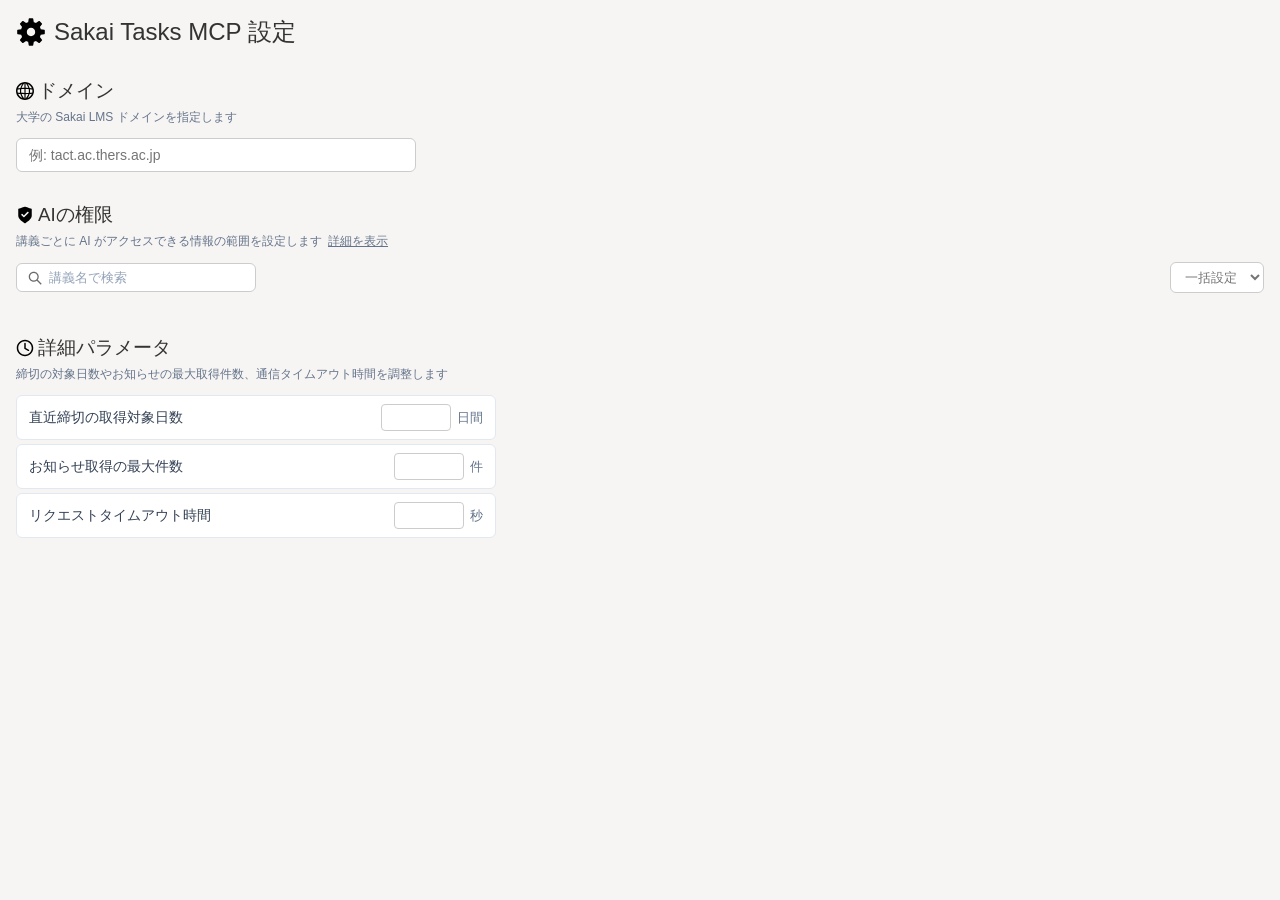
<file: src/gui/templates/settings.html>
<!DOCTYPE html>
<html lang="ja">
<head>
  <meta charset="UTF-8">
  <title>Sakai Tasks MCP 設定</title>
  <link rel="stylesheet" href="settings.css">
</head>
<body>
  <div class='title'>
    <svg class="icon" aria-hidden="true" width="30px" height="30px">
      <use href="#icon-setting"></use>
    </svg>
    <h2>Sakai Tasks MCP 設定</h2>
  </div>

  <div class="section">
    <div class="section-title">
      <svg class="icon" aria-hidden="true" width="18px" height="18px">
        <use href="#icon-web"></use>
      </svg>
      <h3>ドメイン</h3>
    </div>
    <p class="section-desc">大学の Sakai LMS ドメインを指定します</p>
    <div class="suggest-container">
      <input type="text" id="sakai-host" class="suggest-input" placeholder="例: tact.ac.thers.ac.jp" autocomplete="off">
      <ul id="suggest-list" class="suggest-list" style="display: none;"></ul>
    </div>
  </div>

  <div class="section">
    <div class="section-title">
      <svg class="icon" aria-hidden="true" width="18px" height="18px">
        <use href="#icon-security"></use>
      </svg>
      <h3>AIの権限</h3>
    </div>
    <p class="section-desc">
      講義ごとに AI がアクセスできる情報の範囲を設定します<span id="toggle-policy-desc" class="section-desc-link">詳細を表示</span>
    </p>

    <!-- 権限詳細説明 (トグルで開閉) -->
    <div id="policy-desc-box" class="policy-desc-box" style="display: none;">
      <div class="policy-desc-item">
        <span class="policy-desc-label">全て</span>
        <span class="policy-desc-text">講義情報、課題・小テスト（タイトル・締切・指示文・配点）、お知らせ（タイトル・公開日時・本文）、カレンダー予定（日時・タイトル・詳細説明）、講義資料・添付ファイル（ファイル名・サイズ・URL・ファイル本体ダウンロード）をAIがアクセス可能にします。</span>
      </div>
      <div class="policy-desc-item">
        <span class="policy-desc-label">強</span>
        <span class="policy-desc-text">講義情報、課題・小テスト（タイトル・締切・指示文・配点）、お知らせ（タイトル・公開日時・本文）、カレンダー予定（日時・タイトル・詳細説明）、講義資料・添付ファイル（ファイル名・サイズのみ）をAIがアクセス可能にします。</span>
      </div>
      <div class="policy-desc-item">
        <span class="policy-desc-label">弱</span>
        <span class="policy-desc-text">講義情報、課題・小テスト（タイトル・締切日時）、お知らせ（タイトル・公開日時）、カレンダー予定（タイトル・日時）をAIがアクセス可能にします。</span>
      </div>
      <div class="policy-desc-item">
        <span class="policy-desc-label">無効</span>
        <span class="policy-desc-text">講義情報、課題、お知らせ、カレンダー予定、講義資料を含むすべてのデータへのアクセスを遮断し、アクセス可能な対象をなしにします。</span>
      </div>
    </div>

    <p id="empty-courses-notice" class="section-desc" style="display: none;">
      ドメインの指定後、Sakai Tasks MCP 設定を再起動することでAIの権限を設定できます
    </p>

    <!-- 講義別ポリシー設定コントロール -->
    <div id="courses-container">
      <div class="courses-toolbar">
        <div class="search-wrapper">
          <svg class="search-icon" aria-hidden="true" width="20px" height="20px">
            <use href="#icon-search"></use>
          </svg>
          <input type="text" id="search-box" placeholder="講義名で検索">
        </div>
        <div class="batch-select-wrapper">
          <select id="batch-select" aria-label="一括設定">
            <option value="" hidden selected>一括設定</option>
            <option value="allow_all">全て</option>
            <option value="text_only">強</option>
            <option value="schedule_only">弱</option>
            <option value="blocked">無効</option>
          </select>
        </div>
      </div>

      <!-- 講義一覧リスト -->
      <div id="courses-list" class="courses-list">
        <!-- 動的描画 -->
      </div>
    </div>
  </div>

  <!-- 6. 詳細パラメータセクション -->
  <div class="section">
    <div class="section-title">
      <svg class="icon" aria-hidden="true" width="18px" height="18px">
        <use href="#icon-time"></use>
      </svg>
      <h3>詳細パラメータ</h3>
    </div>
    <p class="section-desc">締切の対象日数やお知らせの最大取得件数、通信タイムアウト時間を調整します</p>

    <div class="params-container">
      <div class="param-row">
        <label for="default-deadline-days">直近締切の取得対象日数</label>
        <div class="param-input-group">
          <input type="number" id="default-deadline-days" min="1" max="365">
          <span class="param-unit">日間</span>
        </div>
      </div>
      <div class="param-row">
        <label for="default-announcement-limit">お知らせ取得の最大件数</label>
        <div class="param-input-group">
          <input type="number" id="default-announcement-limit" min="1" max="100">
          <span class="param-unit">件</span>
        </div>
      </div>
      <div class="param-row">
        <label for="request-timeout">リクエストタイムアウト時間</label>
        <div class="param-input-group">
          <input type="number" id="request-timeout" min="5" max="300" step="1">
          <span class="param-unit">秒</span>
        </div>
      </div>
    </div>
  </div>

  <script src="settings.js"></script>

  <svg style="display: none;">
    <defs>
      <symbol id="icon-setting" viewBox="0 0 50 50">
        <path d="M47.16,21.221l-5.91-0.966c-0.346-1.186-0.819-2.326-1.411-3.405l3.45-4.917c0.279-0.397,0.231-0.938-0.112-1.282 l-3.889-3.887c-0.347-0.346-0.893-0.391-1.291-0.104l-4.843,3.481c-1.089-0.602-2.239-1.08-3.432-1.427l-1.031-5.886 C28.607,2.35,28.192,2,27.706,2h-5.5c-0.49,0-0.908,0.355-0.987,0.839l-0.956,5.854c-1.2,0.345-2.352,0.818-3.437,1.412l-4.83-3.45 c-0.399-0.285-0.942-0.239-1.289,0.106L6.82,10.648c-0.343,0.343-0.391,0.883-0.112,1.28l3.399,4.863 c-0.605,1.095-1.087,2.254-1.438,3.46l-5.831,0.971c-0.482,0.08-0.836,0.498-0.836,0.986v5.5c0,0.485,0.348,0.9,0.825,0.985 l5.831,1.034c0.349,1.203,0.831,2.362,1.438,3.46l-3.441,4.813c-0.284,0.397-0.239,0.942,0.106,1.289l3.888,3.891 c0.343,0.343,0.884,0.391,1.281,0.112l4.87-3.411c1.093,0.601,2.248,1.078,3.445,1.424l0.976,5.861C21.3,47.647,21.717,48,22.206,48 h5.5c0.485,0,0.9-0.348,0.984-0.825l1.045-5.89c1.199-0.353,2.348-0.833,3.43-1.435l4.905,3.441 c0.398,0.281,0.938,0.232,1.282-0.111l3.888-3.891c0.346-0.347,0.391-0.894,0.104-1.292l-3.498-4.857 c0.593-1.08,1.064-2.222,1.407-3.408l5.918-1.039c0.479-0.084,0.827-0.5,0.827-0.985v-5.5C47.999,21.718,47.644,21.3,47.16,21.221z M25,32c-3.866,0-7-3.134-7-7c0-3.866,3.134-7,7-7s7,3.134,7,7C32,28.866,28.866,32,25,32z"/>
      </symbol>
      <symbol id="icon-web" viewBox="0 0 92 92">
        <path id="XMLID_1666_" d="M46,0C20.6,0,0,20.6,0,46s20.6,46,46,46s46-20.6,46-46S71.4,0,46,0z M49.7,83.8c-0.2,0-0.4,0-0.7,0.1V62.2
        c5.2-0.1,9.9-0.2,14.2-0.5C59.4,73.4,52.3,81.2,49.7,83.8z M42.3,83.8c-2.7-2.7-9.7-10.5-13.5-22.1c4.2,0.3,9,0.5,14.2,0.5v21.7
        C42.8,83.9,42.6,83.8,42.3,83.8z M8,46c0-2.5,0.3-5,0.7-7.4c2.2-0.4,6.4-1,12.3-1.6c-0.5,2.9-0.8,5.9-0.8,9.1c0,3.2,0.3,6.2,0.7,9
        c-5.8-0.6-10.1-1.2-12.3-1.6C8.3,51,8,48.5,8,46z M26.3,46c0-3.4,0.4-6.6,1-9.6c4.6-0.3,9.8-0.6,15.7-0.6v20.4
        c-5.8-0.1-11.1-0.3-15.8-0.7C26.7,52.6,26.3,49.4,26.3,46z M49.6,8.2c2.7,2.7,9.6,10.7,13.5,22.1c-4.2-0.3-8.9-0.5-14.1-0.5V8.1
        C49.2,8.1,49.4,8.2,49.6,8.2z M43,8.1v21.7c-5.2,0.1-9.9,0.2-14.1,0.5c3.8-11.4,10.8-19.4,13.4-22.1C42.6,8.2,42.8,8.1,43,8.1z
        M49,56.2V35.8c5.8,0.1,11.1,0.3,15.7,0.6c0.6,3,1,6.2,1,9.6c0,3.4-0.3,6.6-0.9,9.6C60.2,55.9,54.9,56.1,49,56.2z M70.9,37
        c5.9,0.6,10.1,1.2,12.3,1.6C83.7,41,84,43.5,84,46c0,2.5-0.3,5-0.7,7.4c-2.2,0.4-6.4,1-12.3,1.6c0.5-2.9,0.7-5.9,0.7-9.1
        C71.7,42.9,71.4,39.8,70.9,37z M81.4,32.2c-2.8-0.4-6.8-0.9-11.9-1.4c-2.4-8.6-6.6-15.5-10.1-20.4C69.5,14.2,77.5,22.2,81.4,32.2z
        M32.6,10.4c-3.6,4.8-7.7,11.7-10.1,20.3c-5,0.4-9,1-11.9,1.4C14.5,22.2,22.6,14.2,32.6,10.4z M10.6,59.8c2.8,0.4,6.8,0.9,11.8,1.4
        c2.4,8.6,6.4,15.5,10,20.3C22.4,77.6,14.5,69.7,10.6,59.8z M59.6,81.5c3.6-4.8,7.6-11.6,10-20.2c5-0.4,9-1,11.8-1.4
        C77.5,69.7,69.6,77.6,59.6,81.5z"/>
      </symbol>
      <symbol id="icon-security" viewBox="0 0 48 48">
        <path d="M24,2S6,7.1,6,8V26.2c0,9.2,13.3,17.3,17,19.5a1.8,1.8,0,0,0,2,0c3.8-2.1,17-10.3,17-19.5V8C42,7.1,24,2,24,2Zm9.4,16.4-11,11a1.9,1.9,0,0,1-2.8,0l-4.9-4.9a2.2,2.2,0,0,1-.4-2.7,2,2,0,0,1,3.1-.2L21,25.2l9.6-9.6a2,2,0,0,1,2.8,2.8Z"/>
      </symbol>
      <symbol id="icon-search" viewBox="0 0 24 24">
        <path fill-rule="evenodd" clip-rule="evenodd" d="M15 10.5C15 12.9853 12.9853 15 10.5 15C8.01472 15 6 12.9853 6 10.5C6 8.01472 8.01472 6 10.5 6C12.9853 6 15 8.01472 15 10.5ZM14.1793 15.2399C13.1632 16.0297 11.8865 16.5 10.5 16.5C7.18629 16.5 4.5 13.8137 4.5 10.5C4.5 7.18629 7.18629 4.5 10.5 4.5C13.8137 4.5 16.5 7.18629 16.5 10.5C16.5 11.8865 16.0297 13.1632 15.2399 14.1792L20.0304 18.9697L18.9697 20.0303L14.1793 15.2399Z" fill="#2b2b2b"/>
      </symbol>
      <symbol id="icon-time" viewBox="0 0 24 24">
        <path d="M23 12C23 18.0751 18.0751 23 12 23C5.92487 23 1 18.0751 1 12C1 5.92487 5.92487 1 12 1C18.0751 1 23 5.92487 23 12ZM3.00683 12C3.00683 16.9668 7.03321 20.9932 12 20.9932C16.9668 20.9932 20.9932 16.9668 20.9932 12C20.9932 7.03321 16.9668 3.00683 12 3.00683C7.03321 3.00683 3.00683 7.03321 3.00683 12Z" fill="#000000"/>
        <path d="M12 5C11.4477 5 11 5.44771 11 6V12.4667C11 12.4667 11 12.7274 11.1267 12.9235C11.2115 13.0898 11.3437 13.2343 11.5174 13.3346L16.1372 16.0019C16.6155 16.278 17.2271 16.1141 17.5032 15.6358C17.7793 15.1575 17.6155 14.5459 17.1372 14.2698L13 11.8812V6C13 5.44772 12.5523 5 12 5Z" fill="#000000"/>
      </symbol>
    </defs>
  </svg>
</body>
</html>
</file>
<file: src/gui/templates/settings.css>
body {
  font-family: -apple-system, BlinkMacSystemFont, "Segoe UI", Roboto, "Helvetica Neue", Arial, sans-serif;
  margin: 16px;
  color: #333;
  background-color: rgb(247, 245, 243);
}
h2 {
  font-weight: 500;
  margin: 0;
}
h3 {
  font-weight: 400;
  margin: 0;
}
.title {
  display: flex;
  align-items: center;
  gap: 8px;
  margin-bottom: 30px;
}
.section-title {
  display: flex;
  align-items: center;
  gap: 4px;
  margin-bottom: 4px;
}
.section-desc {
  font-size: 12px;
  color: #64748b;
  margin: 0 0 12px 0;
  line-height: 1.5;
}
.section-desc-link {
  color: inherit;
  text-decoration: underline;
  cursor: pointer;
  margin-left: 6px;
}
.section-desc-link:hover {
  opacity: 0.8;
}
.policy-desc-box {
  margin: 0 0 16px 0;
  font-size: 12px;
  color: #64748b;
  line-height: 1.6;
}
.policy-desc-item {
  display: flex;
  align-items: baseline;
  gap: 12px;
  margin-bottom: 4px;
}
.policy-desc-item:last-child {
  margin-bottom: 0;
}
.policy-desc-label {
  font-weight: 600;
  color: #475569;
  min-width: 32px;
  text-align: right;
  flex-shrink: 0;
}
.policy-desc-text {
  flex: 1;
}
.section {
  margin-bottom: 30px;
}


.suggest-container {
  position: relative;
  width: 100%;
  max-width: 400px;
}
.suggest-input {
  width: 100%;
  padding: 8px 12px;
  font-size: 14px;
  box-sizing: border-box;
  border: 1px solid #ccc;
  border-radius: 6px;
}
.suggest-list {
  position: absolute;
  top: 100%;
  left: 0;
  right: 0;
  margin: 4px 0 0 0;
  padding: 0;
  list-style: none;
  background: #ffffff;
  border: 1px solid #ccc;
  border-radius: 6px;
  box-shadow: 0 4px 12px rgba(0, 0, 0, 0.1);
  max-height: 200px;
  overflow-y: auto;
  z-index: 100;
}
.suggest-item {
  padding: 8px 12px;
  cursor: pointer;
  display: flex;
  justify-content: space-between;
  align-items: center;
  font-size: 13px;
}
.suggest-item:hover {
  background-color: #f0f0f0;
}
.suggest-item-name {
  font-weight: 500;
  color: #333;
}
.suggest-item-host {
  color: #777;
  font-size: 12px;
}

/* 講義一覧ツールバー */
.courses-toolbar {
  display: flex;
  justify-content: space-between;
  align-items: center;
  margin-bottom: 12px;
}
.search-wrapper {
  position: relative;
  display: flex;
  align-items: center;
}
.search-wrapper .search-icon {
  position: absolute;
  left: 9px;
  pointer-events: none;
  fill: #94a3b8;
  opacity: 0.7;
}
.search-wrapper input {
  padding: 6px 12px 6px 32px;
  font-size: 13px;
  border: 1px solid #ccc;
  border-radius: 6px;
  width: 240px;
  box-sizing: border-box;
  background-color: #ffffff;
}
.search-wrapper input::placeholder {
  color: #94a3b8;
}
.batch-select-wrapper {
  display: flex;
  align-items: center;
  gap: 8px;
  font-size: 13px;
  color: #333;
}
.batch-select-wrapper select {
  padding: 6px 10px;
  font-size: 13px;
  border: 1px solid #ccc;
  border-radius: 6px;
  background-color: #ffffff;
  color: #757575;
  cursor: pointer;
}
.batch-select-wrapper select option {
  color: #757575;
}

/* 講義一覧リスト & 各講義行 */
.courses-list {
  display: flex;
  flex-direction: column;
  gap: 4px;
}
.course-row {
  display: flex;
  justify-content: space-between;
  align-items: center;
  padding: 8px 12px;
  background-color: #ffffff;
  border: 1px solid #e2e8f0;
  border-radius: 6px;
}
.course-info {
  display: flex;
  align-items: center;
  gap: 6px;
  font-size: 14px;
  font-weight: 500;
  color: #1e293b;
  overflow: hidden;
  text-overflow: ellipsis;
  white-space: nowrap;
}
.course-star {
  color: #1e293b;
  font-size: 14px;
}

/* セグメントコントロール (4分割ピルボタン) */
.segmented-control {
  display: inline-flex;
  background-color: transparent;
  border: 1px solid #cbd5e1;
  border-radius: 6px;
  overflow: hidden;
  user-select: none;
}
.segment-btn {
  padding: 4px 14px;
  font-size: 13px;
  color: #475569;
  background-color: transparent;
  cursor: pointer;
  border-right: 1px solid #cbd5e1;
  text-align: center;
  min-width: 38px;
  box-sizing: border-box;
}
.segment-btn:last-child {
  border-right: none;
}
.segment-btn.active {
  background-color: #0284c7;
  color: #ffffff;
  font-weight: 500;
}

/* お気に入り以外の講義トグル */
.toggle-other-courses {
  padding: 8px 12px;
  font-size: 13px;
  color: #475569;
  cursor: pointer;
  user-select: none;
}
.toggle-other-courses:hover {
  text-decoration: underline;
}

/* 詳細パラメータ */
.params-container {
  display: flex;
  flex-direction: column;
  gap: 4px;
  max-width: 480px;
}
.param-row {
  display: flex;
  justify-content: space-between;
  align-items: center;
  padding: 8px 12px;
  background-color: #ffffff;
  border: 1px solid #e2e8f0;
  border-radius: 6px;
  font-size: 14px;
}
.param-row label {
  color: #334155;
  font-weight: 500;
}
.param-input-group {
  display: flex;
  align-items: center;
  gap: 6px;
}
.param-input-group input {
  width: 70px;
  padding: 5px 8px;
  font-size: 13px;
  border: 1px solid #ccc;
  border-radius: 4px;
  text-align: right;
  box-sizing: border-box;
}
.param-unit {
  font-size: 13px;
  color: #64748b;
}
</file>
